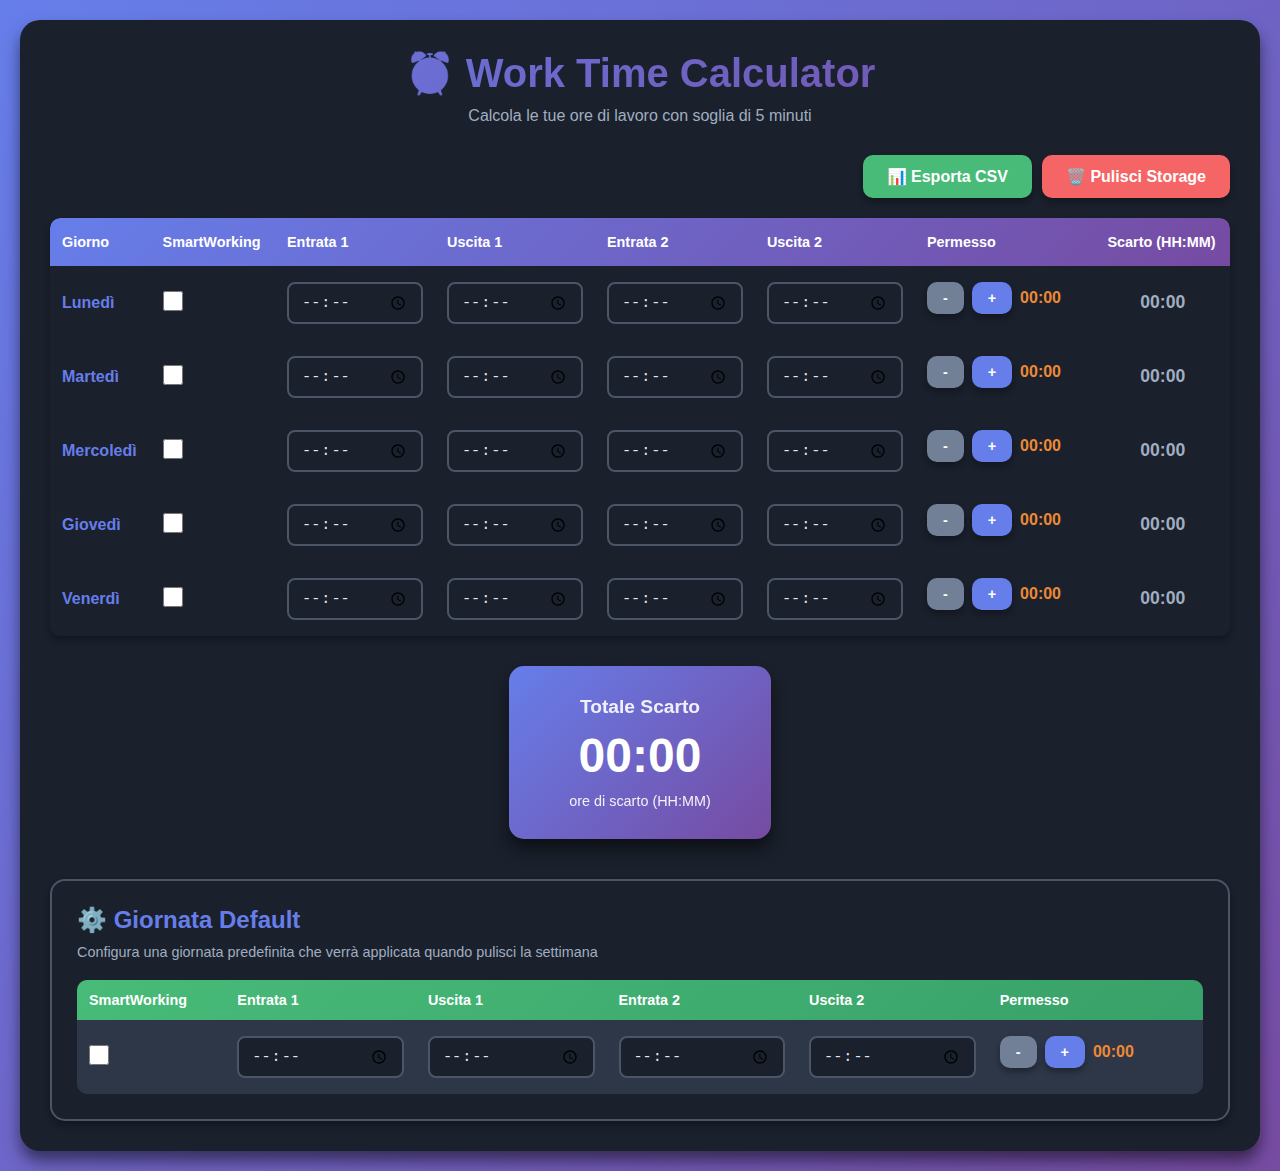
<file: index.html>
<!DOCTYPE html>
<html lang="it">
<head>
    <meta charset="UTF-8">
    <meta name="viewport" content="width=device-width, initial-scale=1.0">
    <title>Work Time Calculator</title>
    <link rel="stylesheet" href="styles.css">
</head>
<body>
    <div class="container">
        <header>
            <h1>⏰ Work Time Calculator</h1>
            <p class="subtitle">Calcola le tue ore di lavoro con soglia di 5 minuti</p>
        </header>

        <div class="controls">
            <button id="exportButton" class="btn btn-success">📊 Esporta CSV</button>
            <button id="clearButton" class="btn btn-danger">🗑️ Pulisci Storage</button>
        </div>

        <div class="table-wrapper">
            <table id="workTable">
                <thead>
                    <tr>
                        <th>Giorno</th>
                        <th>SmartWorking</th>
                        <th>Entrata 1</th>
                        <th>Uscita 1</th>
                        <th>Entrata 2</th>
                        <th>Uscita 2</th>
                        <th>Permesso</th>
                        <th>Scarto (HH:MM)</th>
                    </tr>
                </thead>
                <tbody id="workTableBody">
                    <!-- Rows will be generated by JavaScript -->
                </tbody>
            </table>
        </div>

        <div class="summary">
            <div class="summary-card">
                <h2>Totale Scarto</h2>
                <div id="totalMinutes" class="total-value">00:00</div>
                <p class="total-label">ore di scarto (HH:MM)</p>
            </div>
        </div>

        <div class="default-day-section">
            <h2>⚙️ Giornata Default</h2>
            <p class="section-subtitle">Configura una giornata predefinita che verrà applicata quando pulisci la settimana</p>
            
            <div class="default-day-wrapper">
                <table class="default-table">
                    <thead>
                        <tr>
                            <th>SmartWorking</th>
                            <th>Entrata 1</th>
                            <th>Uscita 1</th>
                            <th>Entrata 2</th>
                            <th>Uscita 2</th>
                            <th>Permesso</th>
                        </tr>
                    </thead>
                    <tbody>
                        <tr>
                            <td><input type="checkbox" id="defaultSmartworking"></td>
                            <td><input type="time" id="defaultEntry1" step="300" pattern="[0-9]{2}:[0-9]{2}"></td>
                            <td><input type="time" id="defaultExit1" step="300" pattern="[0-9]{2}:[0-9]{2}"></td>
                            <td><input type="time" id="defaultEntry2" step="300" pattern="[0-9]{2}:[0-9]{2}"></td>
                            <td><input type="time" id="defaultExit2" step="300" pattern="[0-9]{2}:[0-9]{2}"></td>
                            <td class="default-permit-cell">
                                <button class="btn btn-secondary" id="defaultRemovePermit">-</button>
                                <button class="btn btn-primary" id="defaultAddPermit">+</button>
                                <span class="permit-value" id="defaultPermitValue">00:00</span>
                            </td>
                        </tr>
                    </tbody>
                </table>
            </div>
        </div>
    </div>

    <script src="script.js"></script>
</body>
</html>
</file>
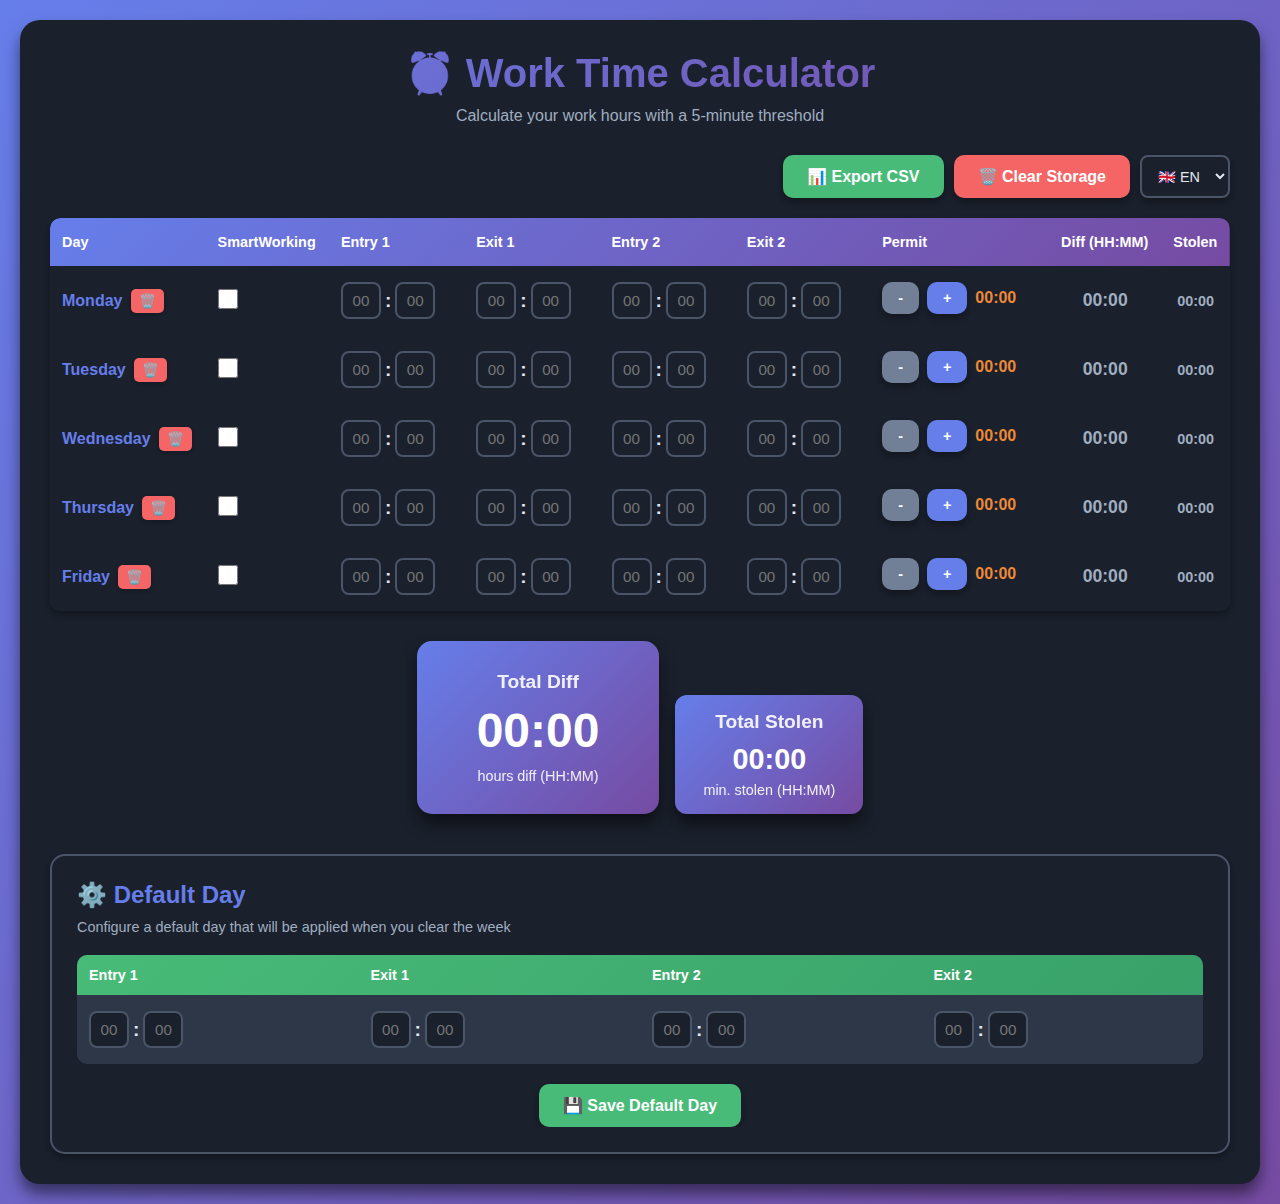
<file: docs/index.html>
<!DOCTYPE html>
<html lang="it">
<head>
    <meta charset="UTF-8">
    <meta name="viewport" content="width=device-width, initial-scale=1.0">
    <title>Work Time Calculator</title>
    <link rel="icon" type="image/png" href="icon.png">
    <link rel="stylesheet" href="styles.css">
</head>
<body>
    <div class="container">
        <header>
            <h1>⏰ Work Time Calculator</h1>
            <p class="subtitle" data-i18n="subtitle">Calcola le tue ore di lavoro con soglia di 5 minuti</p>
        </header>

        <div class="controls">
            <button id="exportButton" class="btn btn-success" data-i18n="buttons.export">📊 Esporta CSV</button>
            <button id="clearButton" class="btn btn-danger" data-i18n="buttons.clear">🗑️ Pulisci Storage</button>
            <select id="languageSelect" class="lang-select" title="Language / Lingua">
                <option value="it">🇮🇹 IT</option>
                <option value="en">🇬🇧 EN</option>
            </select>
        </div>

        <div class="table-wrapper">
            <table id="workTable">
                <thead>
                    <tr>
                        <th data-i18n="table.day">Giorno</th>
                        <th data-i18n="table.smart">SmartWorking</th>
                        <th data-i18n="table.entry1">Entrata 1</th>
                        <th data-i18n="table.exit1">Uscita 1</th>
                        <th data-i18n="table.entry2">Entrata 2</th>
                        <th data-i18n="table.exit2">Uscita 2</th>
                        <th data-i18n="table.permit">Permesso</th>
                        <th data-i18n="table.diff">Scarto (HH:MM)</th>
                        <th data-i18n="table.stolen">Rubati</th>
                    </tr>
                </thead>
                <tbody id="workTableBody">
                    <!-- Rows will be generated by JavaScript -->
                </tbody>
            </table>
        </div>

        <div class="summary">
            <div id="weekSpanCard" class="summary-card summary-card-small week-span-card" style="display:none;">
                <div id="weekSpanIcon" class="week-span-icon">✗</div>
                <p id="weekSpanLabel" class="total-label" data-i18n="weekSpan.crosses">Settimana a cavallo di due mesi.</p>
            </div>
            <div class="summary-card">
                <h2 data-i18n="summary.totalDiff">Totale Scarto</h2>
                <div id="totalMinutes" class="total-value">00:00</div>
                <p class="total-label" data-i18n="summary.diffLabel">ore di scarto (HH:MM)</p>
            </div>
            <div class="summary-card summary-card-small">
                <h2 data-i18n="summary.totalStolen">Totale Rubati</h2>
                <div id="totalRubato" class="total-value total-value-small">00:00</div>
                <p class="total-label" data-i18n="summary.stolenLabel">min. rubati (HH:MM)</p>
            </div>
        </div>

        <div class="default-day-section">
            <h2 data-i18n="defaultDay.title">⚙️ Giornata Default</h2>
            <p class="section-subtitle" data-i18n="defaultDay.subtitle">Configura una giornata predefinita che verrà applicata quando pulisci la settimana</p>
            
            <div class="default-day-wrapper">
                <table class="default-table">
                    <thead>
                        <tr>
                            <th data-i18n="table.entry1">Entrata 1</th>
                            <th data-i18n="table.exit1">Uscita 1</th>
                            <th data-i18n="table.entry2">Entrata 2</th>
                            <th data-i18n="table.exit2">Uscita 2</th>
                        </tr>
                    </thead>
                    <tbody>
                        <tr>
                            <td>
                                <div class="time-input-wrapper">
                                    <input type="number" class="hour-input" id="defaultEntry1Hour" min="0" max="24" placeholder="00">
                                    <span class="time-separator">:</span>
                                    <input type="number" class="minute-input" id="defaultEntry1Minute" min="0" max="59" placeholder="00">
                                </div>
                            </td>
                            <td>
                                <div class="time-input-wrapper">
                                    <input type="number" class="hour-input" id="defaultExit1Hour" min="0" max="24" placeholder="00">
                                    <span class="time-separator">:</span>
                                    <input type="number" class="minute-input" id="defaultExit1Minute" min="0" max="59" placeholder="00">
                                </div>
                            </td>
                            <td>
                                <div class="time-input-wrapper">
                                    <input type="number" class="hour-input" id="defaultEntry2Hour" min="0" max="24" placeholder="00">
                                    <span class="time-separator">:</span>
                                    <input type="number" class="minute-input" id="defaultEntry2Minute" min="0" max="59" placeholder="00">
                                </div>
                            </td>
                            <td>
                                <div class="time-input-wrapper">
                                    <input type="number" class="hour-input" id="defaultExit2Hour" min="0" max="24" placeholder="00">
                                    <span class="time-separator">:</span>
                                    <input type="number" class="minute-input" id="defaultExit2Minute" min="0" max="59" placeholder="00">
                                </div>
                            </td>
                        </tr>
                    </tbody>
                </table>
                <div class="default-day-actions">
                    <button id="saveDefaultButton" class="btn btn-success" data-i18n="defaultDay.save">💾 Salva Giornata Default</button>
                </div>
            </div>
        </div>
    </div>

    <script src="i18n.js"></script>
    <script src="script.js"></script>
</body>
</html>
</file>
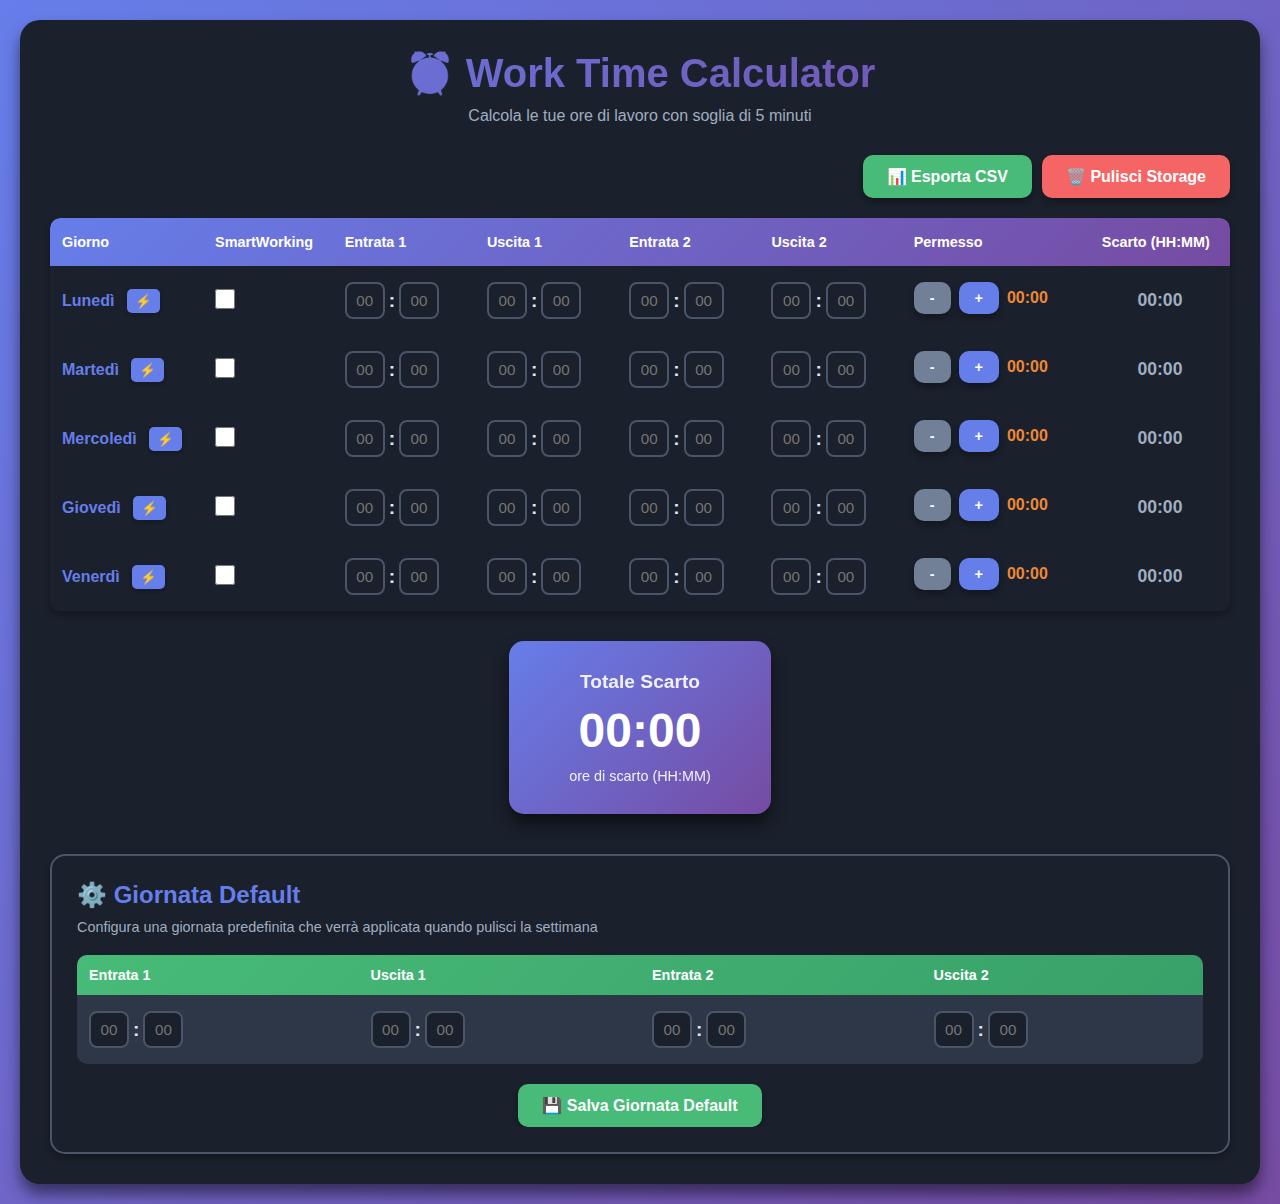
<file: page/index.html>
<!DOCTYPE html>
<html lang="it">
<head>
    <meta charset="UTF-8">
    <meta name="viewport" content="width=device-width, initial-scale=1.0">
    <title>Work Time Calculator</title>
    <link rel="icon" type="image/png" href="icon.png">
    <link rel="stylesheet" href="styles.css">
</head>
<body>
    <div class="container">
        <header>
            <h1>⏰ Work Time Calculator</h1>
            <p class="subtitle">Calcola le tue ore di lavoro con soglia di 5 minuti</p>
        </header>

        <div class="controls">
            <button id="exportButton" class="btn btn-success">📊 Esporta CSV</button>
            <button id="clearButton" class="btn btn-danger">🗑️ Pulisci Storage</button>
        </div>

        <div class="table-wrapper">
            <table id="workTable">
                <thead>
                    <tr>
                        <th>Giorno</th>
                        <th>SmartWorking</th>
                        <th>Entrata 1</th>
                        <th>Uscita 1</th>
                        <th>Entrata 2</th>
                        <th>Uscita 2</th>
                        <th>Permesso</th>
                        <th>Scarto (HH:MM)</th>
                    </tr>
                </thead>
                <tbody id="workTableBody">
                    <!-- Rows will be generated by JavaScript -->
                </tbody>
            </table>
        </div>

        <div class="summary">
            <div class="summary-card">
                <h2>Totale Scarto</h2>
                <div id="totalMinutes" class="total-value">00:00</div>
                <p class="total-label">ore di scarto (HH:MM)</p>
            </div>
        </div>

        <div class="default-day-section">
            <h2>⚙️ Giornata Default</h2>
            <p class="section-subtitle">Configura una giornata predefinita che verrà applicata quando pulisci la settimana</p>
            
            <div class="default-day-wrapper">
                <table class="default-table">
                    <thead>
                        <tr>
                            <th>Entrata 1</th>
                            <th>Uscita 1</th>
                            <th>Entrata 2</th>
                            <th>Uscita 2</th>
                        </tr>
                    </thead>
                    <tbody>
                        <tr>
                            <td>
                                <div class="time-input-wrapper">
                                    <input type="number" class="hour-input" id="defaultEntry1Hour" min="0" max="24" placeholder="00">
                                    <span class="time-separator">:</span>
                                    <input type="number" class="minute-input" id="defaultEntry1Minute" min="0" max="59" placeholder="00">
                                </div>
                            </td>
                            <td>
                                <div class="time-input-wrapper">
                                    <input type="number" class="hour-input" id="defaultExit1Hour" min="0" max="24" placeholder="00">
                                    <span class="time-separator">:</span>
                                    <input type="number" class="minute-input" id="defaultExit1Minute" min="0" max="59" placeholder="00">
                                </div>
                            </td>
                            <td>
                                <div class="time-input-wrapper">
                                    <input type="number" class="hour-input" id="defaultEntry2Hour" min="0" max="24" placeholder="00">
                                    <span class="time-separator">:</span>
                                    <input type="number" class="minute-input" id="defaultEntry2Minute" min="0" max="59" placeholder="00">
                                </div>
                            </td>
                            <td>
                                <div class="time-input-wrapper">
                                    <input type="number" class="hour-input" id="defaultExit2Hour" min="0" max="24" placeholder="00">
                                    <span class="time-separator">:</span>
                                    <input type="number" class="minute-input" id="defaultExit2Minute" min="0" max="59" placeholder="00">
                                </div>
                            </td>
                        </tr>
                    </tbody>
                </table>
                <div class="default-day-actions">
                    <button id="saveDefaultButton" class="btn btn-success">💾 Salva Giornata Default</button>
                </div>
            </div>
        </div>
    </div>

    <script src="script.js"></script>
</body>
</html>
</file>
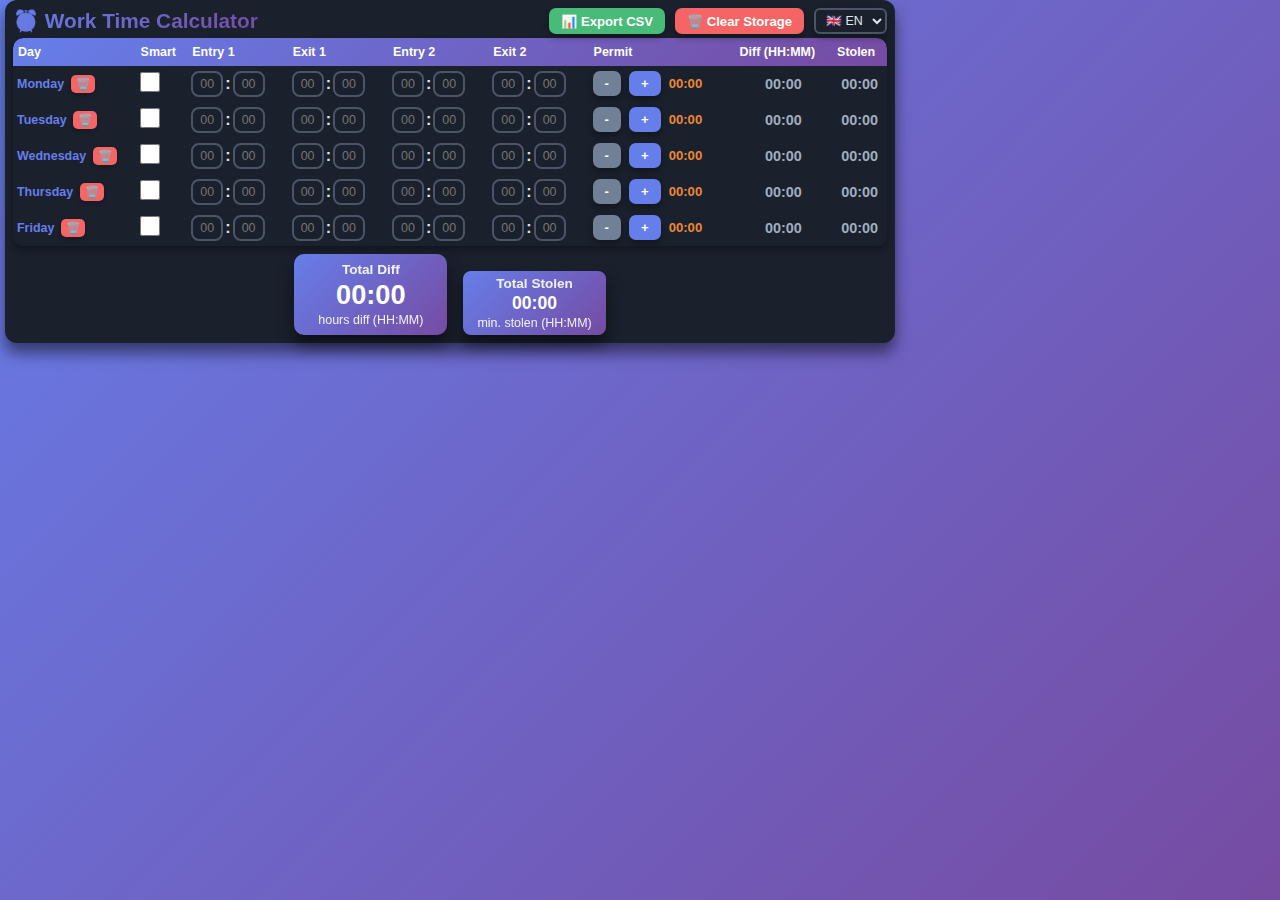
<file: popup.html>
<!DOCTYPE html>
<html lang="it">
<head>
    <meta charset="UTF-8">
    <meta name="viewport" content="width=device-width, initial-scale=1.0">
    <title>Work Time Calculator</title>
    <link rel="icon" type="image/png" href="docs/icon.png">
    <link rel="stylesheet" href="docs/styles.css">
    <style>
        /* Compact extension popup styles (fits within 800×600) */
        body {
            min-width: 700px;
            max-width: 900px;
            padding: 5px;
        }
        .container {
            max-width: 100%;
            padding: 8px;
            border-radius: 12px;
            margin-top: -5px;
            margin-bottom: -10px;
        }
        header {
            display: flex;
            align-items: center;
            justify-content: space-between;
            margin-bottom: 4px;
        }
        h1 {
            font-size: 1.3rem;
            margin-bottom: 0;
        }
        .subtitle {
            display: none;
        }
        .controls {
            margin-bottom: 0;
            flex-shrink: 0;
        }
        .btn {
            padding: 5px 12px;
            font-size: 0.82rem;
            border-radius: 7px;
        }
        .btn-autofill, .btn-clearday {
            padding: 2px 5px;
            font-size: 0.72rem;
            margin-left: 3px;
        }
        .table-wrapper {
            margin-bottom: 5px;
        }
        th {
            padding: 7px 5px;
            font-size: 0.78rem;
        }
        td {
            padding: 5px 4px;
        }
        .day-cell {
            min-width: 60px;
            font-size: 0.78rem;
        }
        .hour-input, .minute-input {
            padding: 4px 2px;
            width: 32px;
            font-size: 0.78rem;
        }
        .time-input-wrapper {
            min-width: 80px;
            gap: 2px;
        }
        .time-separator {
            font-size: 1rem;
        }
        .permit-value {
            min-width: 44px;
            font-size: 0.82rem;
        }
        .diff-cell {
            font-size: 0.9rem;
        }
        .summary {
            margin-top: 8px;
        }
        .summary-card {
            padding: 8px 24px;
            border-radius: 10px;
        }
        .summary-card-small {
            padding: 5px 14px;
            border-radius: 8px;
        }
        .summary-card h2 {
            font-size: 0.85rem;
            margin-bottom: 2px;
        }
        .total-value {
            font-size: 1.7rem;
            margin: 2px 0;
        }
        .total-value-small {
            font-size: 1.1rem;
            margin: 2px 0;
        }
        .total-label {
            font-size: 0.78rem;
        }
        .default-day-section {
            margin-top: 8px;
            padding: 8px 10px;
            border-radius: 10px;
        }
        .default-day-section h2 {
            font-size: 1rem;
            margin-bottom: 4px;
        }
        .section-subtitle {
            display: none;
        }
        .default-table th {
            padding: 6px 8px;
            font-size: 0.78rem;
        }
        .default-table td {
            padding: 6px 8px;
        }
        .default-day-actions {
            margin-top: 6px;
        }
        .lang-select {
            padding: 3px 6px;
            font-size: 0.78rem;
            border-radius: 6px;
        }
    </style>
</head>
<body>
    <div class="container">
        <header>
            <h1>⏰ Work Time Calculator</h1>
            <div class="controls">
                <button id="exportButton" class="btn btn-success" data-i18n="buttons.export">📊 Esporta CSV</button>
                <button id="clearButton" class="btn btn-danger" data-i18n="buttons.clear">🗑️ Pulisci Storage</button>
                <select id="languageSelect" class="lang-select" title="Language / Lingua">
                    <option value="it">🇮🇹 IT</option>
                    <option value="en">🇬🇧 EN</option>
                </select>
            </div>
        </header>


        <div class="table-wrapper">
            <table id="workTable">
                <thead>
                    <tr>
                        <th data-i18n="table.day">Giorno</th>
                        <th data-i18n="table.smartShort">Smart</th>
                        <th data-i18n="table.entry1">Entrata 1</th>
                        <th data-i18n="table.exit1">Uscita 1</th>
                        <th data-i18n="table.entry2">Entrata 2</th>
                        <th data-i18n="table.exit2">Uscita 2</th>
                        <th data-i18n="table.permit">Permesso</th>
                        <th data-i18n="table.diff">Scarto (HH:MM)</th>
                        <th data-i18n="table.stolen">Rubati</th>
                    </tr>
                </thead>
                <tbody id="workTableBody">
                    <!-- Rows will be generated by JavaScript -->
                </tbody>
            </table>
        </div>

        <div class="summary">
            <div id="weekSpanCard" class="summary-card summary-card-small week-span-card" style="display:none;">
                <div id="weekSpanIcon" class="week-span-icon">✗</div>
                <p id="weekSpanLabel" class="total-label" data-i18n="weekSpan.crosses">Settimana a cavallo di due mesi.</p>
            </div>
            <div class="summary-card">
                <h2 data-i18n="summary.totalDiff">Totale Scarto</h2>
                <div id="totalMinutes" class="total-value">00:00</div>
                <p class="total-label" data-i18n="summary.diffLabel">ore di scarto (HH:MM)</p>
            </div>
            <div class="summary-card summary-card-small">
                <h2 data-i18n="summary.totalStolen">Totale Rubati</h2>
                <div id="totalRubato" class="total-value total-value-small">00:00</div>
                <p class="total-label" data-i18n="summary.stolenLabel">min. rubati (HH:MM)</p>
            </div>
        </div>
    </div>

    <script src="docs/i18n.js"></script>
    <script src="docs/script.js"></script>
</body>
</html>
</file>
<file: styles.css>
* {
    margin: 0;
    padding: 0;
    box-sizing: border-box;
}

:root {
    --primary-color: #667eea;
    --secondary-color: #764ba2;
    --success-color: #48bb78;
    --danger-color: #f56565;
    --warning-color: #ed8936;
    --bg-color: #2d3748;
    --card-bg: #1a202c;
    --text-color: #e2e8f0;
    --text-secondary: #a0aec0;
    --border-color: #4a5568;
    --shadow: 0 4px 6px rgba(0, 0, 0, 0.3);
    --shadow-lg: 0 10px 15px rgba(0, 0, 0, 0.5);
}

body {
    font-family: 'Segoe UI', Tahoma, Geneva, Verdana, sans-serif;
    background: linear-gradient(135deg, var(--primary-color) 0%, var(--secondary-color) 100%);
    min-height: 100vh;
    padding: 20px;
    color: var(--text-color);
}

.container {
    max-width: 1400px;
    margin: 0 auto;
    background: var(--card-bg);
    border-radius: 20px;
    box-shadow: var(--shadow-lg);
    padding: 30px;
}

header {
    text-align: center;
    margin-bottom: 30px;
}

h1 {
    font-size: 2.5rem;
    background: linear-gradient(135deg, var(--primary-color), var(--secondary-color));
    -webkit-background-clip: text;
    -webkit-text-fill-color: transparent;
    background-clip: text;
    margin-bottom: 10px;
}

.subtitle {
    color: var(--text-secondary);
    font-size: 1rem;
}

.controls {
    display: flex;
    justify-content: flex-end;
    margin-bottom: 20px;
    gap: 10px;
}

.btn {
    padding: 12px 24px;
    border: none;
    border-radius: 10px;
    font-size: 1rem;
    font-weight: 600;
    cursor: pointer;
    transition: all 0.3s ease;
    box-shadow: var(--shadow);
}

.btn:hover {
    transform: translateY(-2px);
    box-shadow: var(--shadow-lg);
}

.btn-danger {
    background: var(--danger-color);
    color: white;
}

.btn-danger:hover {
    background: #e53e3e;
}

.btn-success {
    background: var(--success-color);
    color: white;
}

.btn-success:hover {
    background: #38a169;
}

.btn-primary {
    background: var(--primary-color);
    color: white;
    padding: 8px 16px;
    font-size: 0.9rem;
}

.btn-primary:hover {
    background: #5a67d8;
}

/* Blinking animation for permit button */
.btn-primary.blink {
    animation: blink-animation 1s ease-in-out infinite;
}

@keyframes blink-animation {
    0%, 100% {
        opacity: 1;
        box-shadow: var(--shadow);
    }
    50% {
        opacity: 0.4;
        box-shadow: 0 0 10px rgba(102, 126, 234, 0.8);
    }
}

.btn-secondary {
    background: #718096;
    color: white;
    padding: 8px 16px;
    font-size: 0.9rem;
}

.btn-secondary:hover {
    background: #4a5568;
}

.table-wrapper {
    overflow-x: auto;
    margin-bottom: 30px;
    border-radius: 10px;
    box-shadow: var(--shadow);
}

table {
    width: 100%;
    border-collapse: separate;
    border-spacing: 0;
    background: var(--card-bg);
}

thead {
    background: linear-gradient(135deg, var(--primary-color), var(--secondary-color));
    color: white;
}

th {
    padding: 16px 12px;
    text-align: left;
    font-weight: 600;
    font-size: 0.9rem;
    white-space: nowrap;
}

th:first-child {
    border-top-left-radius: 10px;
}

th:last-child {
    border-top-right-radius: 10px;
}

tbody tr {
    border-bottom: 1px solid var(--border-color);
    transition: background 0.2s ease;
}

tbody tr:hover {
    background: #2d3748;
}

tbody tr:last-child td:first-child {
    border-bottom-left-radius: 10px;
}

tbody tr:last-child td:last-child {
    border-bottom-right-radius: 10px;
}

td {
    padding: 16px 12px;
}

.day-cell {
    font-weight: 600;
    color: var(--primary-color);
    min-width: 80px;
}

input[type="checkbox"] {
    width: 20px;
    height: 20px;
    cursor: pointer;
    accent-color: var(--success-color);
}

input[type="time"] {
    padding: 8px 12px;
    border: 2px solid var(--border-color);
    border-radius: 8px;
    font-size: 0.95rem;
    width: 100%;
    min-width: 110px;
    transition: border-color 0.3s ease;
    background: var(--card-bg);
    color: var(--text-color);
}

/* Force 24-hour format for time inputs */
input[type="time"]::-webkit-datetime-edit-ampm-field {
    display: none;
}

input[type="time"] {
    /* Ensure pattern attribute forces 24h format */
    -webkit-appearance: textfield;
}

input[type="time"]:focus {
    outline: none;
    border-color: var(--primary-color);
    box-shadow: 0 0 0 3px rgba(102, 126, 234, 0.2);
}

input[type="time"]:disabled {
    background: #2d3748;
    cursor: not-allowed;
}

.permit-cell {
    display: flex;
    align-items: center;
    gap: 8px;
}

.exit2-cell {
    position: relative;
}

.exit2-tooltip {
    position: absolute;
    top: -30px;
    left: 50%;
    transform: translateX(-50%);
    background: linear-gradient(135deg, var(--primary-color), var(--secondary-color));
    color: white;
    padding: 4px 10px;
    border-radius: 6px;
    font-size: 0.85rem;
    font-weight: 600;
    white-space: nowrap;
    opacity: 0;
    visibility: hidden;
    transition: all 0.3s ease;
    pointer-events: none;
    box-shadow: var(--shadow);
    z-index: 10;
}

.exit2-tooltip::after {
    content: '';
    position: absolute;
    bottom: -6px;
    left: 50%;
    transform: translateX(-50%);
    width: 0;
    height: 0;
    border-left: 6px solid transparent;
    border-right: 6px solid transparent;
    border-top: 6px solid var(--secondary-color);
}

.exit2-tooltip.visible {
    opacity: 1;
    visibility: visible;
}

.permit-value {
    font-weight: 600;
    color: var(--warning-color);
    min-width: 60px;
}

.diff-cell {
    font-weight: 700;
    font-size: 1.1rem;
    text-align: center;
}

.diff-positive {
    color: var(--success-color);
}

.diff-negative {
    color: var(--danger-color);
}

.diff-neutral {
    color: var(--text-secondary);
}

.summary {
    display: flex;
    justify-content: center;
    margin-top: 30px;
}

.summary-card {
    background: linear-gradient(135deg, var(--primary-color), var(--secondary-color));
    padding: 30px 60px;
    border-radius: 15px;
    text-align: center;
    color: white;
    box-shadow: var(--shadow-lg);
}

.summary-card h2 {
    font-size: 1.2rem;
    margin-bottom: 10px;
    opacity: 0.9;
}

.total-value {
    font-size: 3rem;
    font-weight: 700;
    margin: 10px 0;
}

.total-label {
    font-size: 0.9rem;
    opacity: 0.9;
}

/* Mobile Responsive */
@media (max-width: 768px) {
    body {
        padding: 10px;
    }

    .container {
        padding: 20px 15px;
        border-radius: 15px;
    }

    h1 {
        font-size: 1.8rem;
    }

    .subtitle {
        font-size: 0.9rem;
    }

    .controls {
        justify-content: center;
    }

    .btn {
        padding: 10px 20px;
        font-size: 0.9rem;
    }

    table {
        font-size: 0.85rem;
    }

    th, td {
        padding: 10px 6px;
    }

    input[type="time"] {
        padding: 6px 8px;
        font-size: 0.85rem;
        min-width: 90px;
    }

    .day-cell {
        min-width: 60px;
        font-size: 0.8rem;
    }

    .permit-cell {
        flex-direction: column;
        gap: 4px;
    }

    .btn-primary {
        padding: 6px 12px;
        font-size: 0.8rem;
    }

    .diff-cell {
        font-size: 0.95rem;
    }

    .summary-card {
        padding: 20px 40px;
    }

    .total-value {
        font-size: 2.5rem;
    }
}

@media (max-width: 480px) {
    h1 {
        font-size: 1.5rem;
    }

    table {
        font-size: 0.75rem;
    }

    th, td {
        padding: 8px 4px;
    }

    input[type="time"] {
        min-width: 80px;
        font-size: 0.75rem;
    }

    .summary-card {
        padding: 15px 30px;
    }

    .total-value {
        font-size: 2rem;
    }
}

/* Default Day Section */
.default-day-section {
    margin-top: 40px;
    padding: 25px;
    background: var(--card-bg);
    border-radius: 15px;
    box-shadow: var(--shadow);
    border: 2px solid var(--border-color);
}

.default-day-section h2 {
    font-size: 1.5rem;
    color: var(--primary-color);
    margin-bottom: 10px;
}

.section-subtitle {
    color: var(--text-secondary);
    font-size: 0.9rem;
    margin-bottom: 20px;
}

.default-day-wrapper {
    overflow-x: auto;
}

.default-table {
    width: 100%;
    border-collapse: separate;
    border-spacing: 0;
    background: var(--bg-color);
    border-radius: 10px;
}

.default-table thead {
    background: linear-gradient(135deg, #48bb78, #38a169);
    color: white;
}

.default-table th {
    padding: 12px;
    text-align: left;
    font-weight: 600;
    font-size: 0.9rem;
}

.default-table th:first-child {
    border-top-left-radius: 10px;
}

.default-table th:last-child {
    border-top-right-radius: 10px;
}

.default-table td {
    padding: 16px 12px;
}

.default-permit-cell {
    display: flex;
    align-items: center;
    gap: 8px;
}

@media (max-width: 768px) {
    .default-day-section {
        padding: 20px 15px;
        margin-top: 30px;
    }
    
    .default-day-section h2 {
        font-size: 1.3rem;
    }
    
    .section-subtitle {
        font-size: 0.85rem;
    }
}

@media (max-width: 480px) {
    .default-day-section h2 {
        font-size: 1.2rem;
    }
    
    .default-table {
        font-size: 0.75rem;
    }
    
    .default-table th,
    .default-table td {
        padding: 8px 4px;
    }
}
</file>
<file: docs/styles.css>
* {
    margin: 0;
    padding: 0;
    box-sizing: border-box;
}

:root {
    --primary-color: #667eea;
    --secondary-color: #764ba2;
    --success-color: #48bb78;
    --danger-color: #f56565;
    --warning-color: #ed8936;
    --bg-color: #2d3748;
    --card-bg: #1a202c;
    --text-color: #e2e8f0;
    --text-secondary: #a0aec0;
    --border-color: #4a5568;
    --shadow: 0 4px 6px rgba(0, 0, 0, 0.3);
    --shadow-lg: 0 10px 15px rgba(0, 0, 0, 0.5);
}

body {
    font-family: 'Segoe UI', Tahoma, Geneva, Verdana, sans-serif;
    background: linear-gradient(135deg, var(--primary-color) 0%, var(--secondary-color) 100%);
    min-height: 100vh;
    padding: 20px;
    color: var(--text-color);
}

.container {
    max-width: 1400px;
    margin: 0 auto;
    background: var(--card-bg);
    border-radius: 20px;
    box-shadow: var(--shadow-lg);
    padding: 30px;
}

header {
    text-align: center;
    margin-bottom: 30px;
}

h1 {
    font-size: 2.5rem;
    background: linear-gradient(135deg, var(--primary-color), var(--secondary-color));
    -webkit-background-clip: text;
    -webkit-text-fill-color: transparent;
    background-clip: text;
    margin-bottom: 10px;
}

.subtitle {
    color: var(--text-secondary);
    font-size: 1rem;
}

.controls {
    display: flex;
    justify-content: flex-end;
    margin-bottom: 20px;
    gap: 10px;
}

.btn {
    padding: 12px 24px;
    border: none;
    border-radius: 10px;
    font-size: 1rem;
    font-weight: 600;
    cursor: pointer;
    transition: all 0.3s ease;
    box-shadow: var(--shadow);
}

.btn:hover {
    transform: translateY(-2px);
    box-shadow: var(--shadow-lg);
}

.btn-danger {
    background: var(--danger-color);
    color: white;
}

.btn-danger:hover {
    background: #e53e3e;
}

.btn-success {
    background: var(--success-color);
    color: white;
}

.btn-success:hover {
    background: #38a169;
}

.btn-primary {
    background: var(--primary-color);
    color: white;
    padding: 8px 16px;
    font-size: 0.9rem;
}

.btn-primary:hover {
    background: #5a67d8;
}

/* Blinking animation for permit button */
.btn-primary.blink {
    animation: blink-animation 1s ease-in-out infinite;
}

@keyframes blink-animation {
    0%, 100% {
        opacity: 1;
        box-shadow: var(--shadow);
    }
    50% {
        opacity: 0.4;
        box-shadow: 0 0 10px rgba(102, 126, 234, 0.8);
    }
}

/* Blinking red animation for exit2 separator when entry2 is set but exit2 is not */
.exit2-separator-blink {
    animation: blink-red 1s ease-in-out infinite;
    color: var(--danger-color) !important;
}

@keyframes blink-red {
    0%, 100% {
        opacity: 1;
        color: var(--danger-color);
    }
    50% {
        opacity: 0.2;
        color: var(--danger-color);
    }
}

.btn-secondary {
    background: #718096;
    color: white;
    padding: 8px 16px;
    font-size: 0.9rem;
}

.btn-secondary:hover {
    background: #4a5568;
}

.table-wrapper {
    overflow-x: auto;
    margin-bottom: 30px;
    border-radius: 10px;
    box-shadow: var(--shadow);
}

table {
    width: 100%;
    border-collapse: separate;
    border-spacing: 0;
    background: var(--card-bg);
}

thead {
    background: linear-gradient(135deg, var(--primary-color), var(--secondary-color));
    color: white;
}

th {
    padding: 16px 12px;
    text-align: left;
    font-weight: 600;
    font-size: 0.9rem;
    white-space: nowrap;
}

th:first-child {
    border-top-left-radius: 10px;
}

th:last-child {
    border-top-right-radius: 10px;
}

tbody tr {
    border-bottom: 1px solid var(--border-color);
    transition: background 0.2s ease;
}

tbody tr:hover {
    background: #2d3748;
}

tbody tr:last-child td:first-child {
    border-bottom-left-radius: 10px;
}

tbody tr:last-child td:last-child {
    border-bottom-right-radius: 10px;
}

td {
    padding: 16px 12px;
}

.day-cell {
    font-weight: 600;
    color: var(--primary-color);
    min-width: 80px;
}

.btn-autofill {
    margin-left: 8px;
    padding: 4px 8px;
    border: none;
    border-radius: 5px;
    background: var(--primary-color);
    color: white;
    font-size: 0.85rem;
    cursor: pointer;
    transition: all 0.2s ease;
    box-shadow: 0 2px 4px rgba(0, 0, 0, 0.2);
}

.btn-autofill:hover {
    background: var(--secondary-color);
    transform: translateY(-1px);
    box-shadow: 0 4px 6px rgba(0, 0, 0, 0.3);
}

.btn-autofill:active {
    transform: translateY(0);
}

.btn-clearday {
    margin-left: 4px;
    padding: 4px 8px;
    border: none;
    border-radius: 5px;
    background: var(--danger-color);
    color: white;
    font-size: 0.85rem;
    cursor: pointer;
    transition: all 0.2s ease;
    box-shadow: 0 2px 4px rgba(0, 0, 0, 0.2);
}

.btn-clearday:hover {
    background: #e53e3e;
    transform: translateY(-1px);
    box-shadow: 0 4px 6px rgba(0, 0, 0, 0.3);
}

.btn-clearday:active {
    transform: translateY(0);
}

input[type="checkbox"] {
    width: 20px;
    height: 20px;
    cursor: pointer;
    accent-color: var(--success-color);
}

/* Time input wrapper and components */
.time-input-wrapper {
    display: flex;
    align-items: center;
    gap: 4px;
    min-width: 110px;
}

.hour-input,
.minute-input {
    padding: 8px 6px;
    border: 2px solid var(--border-color);
    border-radius: 8px;
    font-size: 0.95rem;
    width: 40px;
    transition: border-color 0.3s ease;
    background: var(--card-bg);
    color: var(--text-color);
    text-align: center;
}

.hour-input:focus,
.minute-input:focus {
    outline: none;
    border-color: var(--primary-color);
    box-shadow: 0 0 0 3px rgba(102, 126, 234, 0.2);
}

.hour-input.invalid-time,
.minute-input.invalid-time {
    border-color: var(--danger-color);
    box-shadow: 0 0 0 3px rgba(245, 101, 101, 0.3);
}

.hour-input:disabled,
.minute-input:disabled {
    background: #2d3748;
    cursor: not-allowed;
}

.time-separator {
    font-size: 1.2rem;
    font-weight: bold;
    color: var(--text-color);
    user-select: none;
}

/* Remove number input spinners */
input[type="number"]::-webkit-inner-spin-button,
input[type="number"]::-webkit-outer-spin-button {
    -webkit-appearance: none;
    margin: 0;
}

input[type="number"] {
    -moz-appearance: textfield;
}

input[type="time"] {
    padding: 8px 12px;
    border: 2px solid var(--border-color);
    border-radius: 8px;
    font-size: 0.95rem;
    width: 100%;
    min-width: 110px;
    transition: border-color 0.3s ease;
    background: var(--card-bg);
    color: var(--text-color);
}

/* Force 24-hour format for time inputs */
input[type="time"]::-webkit-datetime-edit-ampm-field {
    display: none;
}

/* Remove native time picker styling */
input[type="time"] {
    -webkit-appearance: textfield;
}

input[type="time"]:focus {
    outline: none;
    border-color: var(--primary-color);
    box-shadow: 0 0 0 3px rgba(102, 126, 234, 0.2);
}

input[type="time"]:disabled {
    background: #2d3748;
    cursor: not-allowed;
}

.permit-cell {
    display: flex;
    align-items: center;
    gap: 8px;
}

.exit2-cell {
    position: relative;
}

.exit2-tooltip {
    position: absolute;
    top: -30px;
    left: 50%;
    transform: translateX(-50%);
    background: linear-gradient(135deg, var(--primary-color), var(--secondary-color));
    color: white;
    padding: 4px 10px;
    border-radius: 6px;
    font-size: 0.85rem;
    font-weight: 600;
    white-space: nowrap;
    opacity: 0;
    visibility: hidden;
    transition: all 0.3s ease;
    pointer-events: none;
    box-shadow: var(--shadow);
    z-index: 10;
}

.exit2-tooltip::after {
    content: '';
    position: absolute;
    bottom: -6px;
    left: 50%;
    transform: translateX(-50%);
    width: 0;
    height: 0;
    border-left: 6px solid transparent;
    border-right: 6px solid transparent;
    border-top: 6px solid var(--secondary-color);
}

.exit2-tooltip.visible {
    opacity: 1;
    visibility: visible;
}

.permit-value {
    font-weight: 600;
    color: var(--warning-color);
    min-width: 60px;
}

.diff-cell {
    font-weight: 700;
    font-size: 1.1rem;
    text-align: center;
}

.diff-positive {
    color: var(--success-color);
}

.diff-negative {
    color: var(--danger-color);
}

.diff-neutral {
    color: var(--text-secondary);
}

/* Lunch break warning */
.lunch-warning-row {
    background: rgba(237, 137, 54, 0.1) !important;
}

.lunch-warning {
    padding: 8px 12px;
    background: var(--warning-color);
    color: white;
    border-radius: 6px;
    font-size: 0.85rem;
    font-weight: 600;
    text-align: center;
    margin: 4px 0;
}

.summary {
    display: flex;
    justify-content: center;
    align-items: flex-end;
    gap: 16px;
    margin-top: 30px;
}

.summary-card {
    background: linear-gradient(135deg, var(--primary-color), var(--secondary-color));
    padding: 30px 60px;
    border-radius: 15px;
    text-align: center;
    color: white;
    box-shadow: var(--shadow-lg);
}

.summary-card-small {
    padding: 16px 28px;
    border-radius: 12px;
}

.summary-card h2 {
    font-size: 1.2rem;
    margin-bottom: 10px;
    opacity: 0.9;
}

.total-value {
    font-size: 3rem;
    font-weight: 700;
    margin: 10px 0;
}

.total-value-small {
    font-size: 1.8rem;
    margin: 6px 0;
}

.total-label {
    font-size: 0.9rem;
    opacity: 0.9;
}

.rubato-cell {
    font-weight: 600;
    font-size: 0.9rem;
    text-align: center;
    color: var(--text-secondary);
}

.week-span-card {
    display: flex;
    flex-direction: column;
    align-items: center;
    justify-content: center;
}

.week-span-icon {
    font-size: 1.8rem;
    font-weight: 700;
    margin: 6px 0;
}

/* Mobile Responsive */
@media (max-width: 768px) {
    body {
        padding: 10px;
    }

    .container {
        padding: 20px 15px;
        border-radius: 15px;
    }

    h1 {
        font-size: 1.8rem;
    }

    .subtitle {
        font-size: 0.9rem;
    }

    .controls {
        justify-content: center;
    }

    .btn {
        padding: 10px 20px;
        font-size: 0.9rem;
    }

    table {
        font-size: 0.85rem;
    }

    th, td {
        padding: 10px 6px;
    }

    input[type="time"] {
        padding: 6px 8px;
        font-size: 0.85rem;
        min-width: 90px;
    }

    .day-cell {
        min-width: 60px;
        font-size: 0.8rem;
    }

    .permit-cell {
        flex-direction: column;
        gap: 4px;
    }

    .btn-primary {
        padding: 6px 12px;
        font-size: 0.8rem;
    }

    .diff-cell {
        font-size: 0.95rem;
    }

    .summary-card {
        padding: 20px 40px;
    }

    .total-value {
        font-size: 2.5rem;
    }
}

@media (max-width: 480px) {
    h1 {
        font-size: 1.5rem;
    }

    table {
        font-size: 0.75rem;
    }

    th, td {
        padding: 8px 4px;
    }

    input[type="time"] {
        min-width: 80px;
        font-size: 0.75rem;
    }

    .summary-card {
        padding: 15px 30px;
    }

    .total-value {
        font-size: 2rem;
    }
}

/* Language Selector */
.lang-select {
    padding: 8px 12px;
    border: 2px solid var(--border-color);
    border-radius: 8px;
    background: var(--card-bg);
    color: var(--text-color);
    font-size: 0.9rem;
    cursor: pointer;
    transition: border-color 0.3s ease;
    box-shadow: var(--shadow);
}

.lang-select:hover {
    border-color: var(--primary-color);
}

.lang-select:focus {
    outline: none;
    border-color: var(--primary-color);
    box-shadow: 0 0 0 3px rgba(102, 126, 234, 0.2);
}

/* Import Section */
.import-section {
    margin-top: 40px;
    padding: 25px;
    background: var(--card-bg);
    border-radius: 15px;
    box-shadow: var(--shadow);
    border: 2px solid var(--border-color);
}

.import-section h2 {
    font-size: 1.5rem;
    color: var(--primary-color);
    margin-bottom: 10px;
}

#importTextarea {
    width: 100%;
    min-height: 120px;
    padding: 12px;
    border: 2px solid var(--border-color);
    border-radius: 8px;
    font-size: 0.9rem;
    font-family: monospace;
    background: var(--bg-color);
    color: var(--text-color);
    resize: vertical;
    margin-bottom: 15px;
    transition: border-color 0.3s ease;
}

#importTextarea:focus {
    outline: none;
    border-color: var(--primary-color);
    box-shadow: 0 0 0 3px rgba(102, 126, 234, 0.2);
}

.import-actions {
    display: flex;
    justify-content: center;
}

@media (max-width: 768px) {
    .import-section {
        padding: 20px 15px;
        margin-top: 30px;
    }

    .import-section h2 {
        font-size: 1.3rem;
    }
}

/* Default Day Section */
.default-day-section {
    margin-top: 40px;
    padding: 25px;
    background: var(--card-bg);
    border-radius: 15px;
    box-shadow: var(--shadow);
    border: 2px solid var(--border-color);
}

.default-day-section h2 {
    font-size: 1.5rem;
    color: var(--primary-color);
    margin-bottom: 10px;
}

.section-subtitle {
    color: var(--text-secondary);
    font-size: 0.9rem;
    margin-bottom: 20px;
}

.default-day-wrapper {
    overflow-x: auto;
}

.default-day-actions {
    margin-top: 20px;
    display: flex;
    justify-content: center;
}

.btn-success.saved {
    background: var(--success-color);
    opacity: 0.8;
}

.default-table {
    width: 100%;
    border-collapse: separate;
    border-spacing: 0;
    background: var(--bg-color);
    border-radius: 10px;
}

.default-table thead {
    background: linear-gradient(135deg, #48bb78, #38a169);
    color: white;
}

.default-table th {
    padding: 12px;
    text-align: left;
    font-weight: 600;
    font-size: 0.9rem;
}

.default-table th:first-child {
    border-top-left-radius: 10px;
}

.default-table th:last-child {
    border-top-right-radius: 10px;
}

.default-table td {
    padding: 16px 12px;
}

.default-permit-cell {
    display: flex;
    align-items: center;
    gap: 8px;
}

@media (max-width: 768px) {
    .default-day-section {
        padding: 20px 15px;
        margin-top: 30px;
    }
    
    .default-day-section h2 {
        font-size: 1.3rem;
    }
    
    .section-subtitle {
        font-size: 0.85rem;
    }
}

@media (max-width: 480px) {
    .default-day-section h2 {
        font-size: 1.2rem;
    }
    
    .default-table {
        font-size: 0.75rem;
    }
    
    .default-table th,
    .default-table td {
        padding: 8px 4px;
    }
}
</file>
<file: page/styles.css>
* {
    margin: 0;
    padding: 0;
    box-sizing: border-box;
}

:root {
    --primary-color: #667eea;
    --secondary-color: #764ba2;
    --success-color: #48bb78;
    --danger-color: #f56565;
    --warning-color: #ed8936;
    --bg-color: #2d3748;
    --card-bg: #1a202c;
    --text-color: #e2e8f0;
    --text-secondary: #a0aec0;
    --border-color: #4a5568;
    --shadow: 0 4px 6px rgba(0, 0, 0, 0.3);
    --shadow-lg: 0 10px 15px rgba(0, 0, 0, 0.5);
}

body {
    font-family: 'Segoe UI', Tahoma, Geneva, Verdana, sans-serif;
    background: linear-gradient(135deg, var(--primary-color) 0%, var(--secondary-color) 100%);
    min-height: 100vh;
    padding: 20px;
    color: var(--text-color);
}

.container {
    max-width: 1400px;
    margin: 0 auto;
    background: var(--card-bg);
    border-radius: 20px;
    box-shadow: var(--shadow-lg);
    padding: 30px;
}

header {
    text-align: center;
    margin-bottom: 30px;
}

h1 {
    font-size: 2.5rem;
    background: linear-gradient(135deg, var(--primary-color), var(--secondary-color));
    -webkit-background-clip: text;
    -webkit-text-fill-color: transparent;
    background-clip: text;
    margin-bottom: 10px;
}

.subtitle {
    color: var(--text-secondary);
    font-size: 1rem;
}

.controls {
    display: flex;
    justify-content: flex-end;
    margin-bottom: 20px;
    gap: 10px;
}

.btn {
    padding: 12px 24px;
    border: none;
    border-radius: 10px;
    font-size: 1rem;
    font-weight: 600;
    cursor: pointer;
    transition: all 0.3s ease;
    box-shadow: var(--shadow);
}

.btn:hover {
    transform: translateY(-2px);
    box-shadow: var(--shadow-lg);
}

.btn-danger {
    background: var(--danger-color);
    color: white;
}

.btn-danger:hover {
    background: #e53e3e;
}

.btn-success {
    background: var(--success-color);
    color: white;
}

.btn-success:hover {
    background: #38a169;
}

.btn-primary {
    background: var(--primary-color);
    color: white;
    padding: 8px 16px;
    font-size: 0.9rem;
}

.btn-primary:hover {
    background: #5a67d8;
}

/* Blinking animation for permit button */
.btn-primary.blink {
    animation: blink-animation 1s ease-in-out infinite;
}

@keyframes blink-animation {
    0%, 100% {
        opacity: 1;
        box-shadow: var(--shadow);
    }
    50% {
        opacity: 0.4;
        box-shadow: 0 0 10px rgba(102, 126, 234, 0.8);
    }
}

.btn-secondary {
    background: #718096;
    color: white;
    padding: 8px 16px;
    font-size: 0.9rem;
}

.btn-secondary:hover {
    background: #4a5568;
}

.table-wrapper {
    overflow-x: auto;
    margin-bottom: 30px;
    border-radius: 10px;
    box-shadow: var(--shadow);
}

table {
    width: 100%;
    border-collapse: separate;
    border-spacing: 0;
    background: var(--card-bg);
}

thead {
    background: linear-gradient(135deg, var(--primary-color), var(--secondary-color));
    color: white;
}

th {
    padding: 16px 12px;
    text-align: left;
    font-weight: 600;
    font-size: 0.9rem;
    white-space: nowrap;
}

th:first-child {
    border-top-left-radius: 10px;
}

th:last-child {
    border-top-right-radius: 10px;
}

tbody tr {
    border-bottom: 1px solid var(--border-color);
    transition: background 0.2s ease;
}

tbody tr:hover {
    background: #2d3748;
}

tbody tr:last-child td:first-child {
    border-bottom-left-radius: 10px;
}

tbody tr:last-child td:last-child {
    border-bottom-right-radius: 10px;
}

td {
    padding: 16px 12px;
}

.day-cell {
    font-weight: 600;
    color: var(--primary-color);
    min-width: 80px;
}

.btn-autofill {
    margin-left: 8px;
    padding: 4px 8px;
    border: none;
    border-radius: 5px;
    background: var(--primary-color);
    color: white;
    font-size: 0.85rem;
    cursor: pointer;
    transition: all 0.2s ease;
    box-shadow: 0 2px 4px rgba(0, 0, 0, 0.2);
}

.btn-autofill:hover {
    background: var(--secondary-color);
    transform: translateY(-1px);
    box-shadow: 0 4px 6px rgba(0, 0, 0, 0.3);
}

.btn-autofill:active {
    transform: translateY(0);
}

input[type="checkbox"] {
    width: 20px;
    height: 20px;
    cursor: pointer;
    accent-color: var(--success-color);
}

/* Time input wrapper and components */
.time-input-wrapper {
    display: flex;
    align-items: center;
    gap: 4px;
    min-width: 110px;
}

.hour-input,
.minute-input {
    padding: 8px 6px;
    border: 2px solid var(--border-color);
    border-radius: 8px;
    font-size: 0.95rem;
    width: 40px;
    transition: border-color 0.3s ease;
    background: var(--card-bg);
    color: var(--text-color);
    text-align: center;
}

.hour-input:focus,
.minute-input:focus {
    outline: none;
    border-color: var(--primary-color);
    box-shadow: 0 0 0 3px rgba(102, 126, 234, 0.2);
}

.hour-input:disabled,
.minute-input:disabled {
    background: #2d3748;
    cursor: not-allowed;
}

.time-separator {
    font-size: 1.2rem;
    font-weight: bold;
    color: var(--text-color);
    user-select: none;
}

/* Remove number input spinners */
input[type="number"]::-webkit-inner-spin-button,
input[type="number"]::-webkit-outer-spin-button {
    -webkit-appearance: none;
    margin: 0;
}

input[type="number"] {
    -moz-appearance: textfield;
}

input[type="time"] {
    padding: 8px 12px;
    border: 2px solid var(--border-color);
    border-radius: 8px;
    font-size: 0.95rem;
    width: 100%;
    min-width: 110px;
    transition: border-color 0.3s ease;
    background: var(--card-bg);
    color: var(--text-color);
}

/* Force 24-hour format for time inputs */
input[type="time"]::-webkit-datetime-edit-ampm-field {
    display: none;
}

/* Remove native time picker styling */
input[type="time"] {
    -webkit-appearance: textfield;
}

input[type="time"]:focus {
    outline: none;
    border-color: var(--primary-color);
    box-shadow: 0 0 0 3px rgba(102, 126, 234, 0.2);
}

input[type="time"]:disabled {
    background: #2d3748;
    cursor: not-allowed;
}

.permit-cell {
    display: flex;
    align-items: center;
    gap: 8px;
}

.exit2-cell {
    position: relative;
}

.exit2-tooltip {
    position: absolute;
    top: -30px;
    left: 50%;
    transform: translateX(-50%);
    background: linear-gradient(135deg, var(--primary-color), var(--secondary-color));
    color: white;
    padding: 4px 10px;
    border-radius: 6px;
    font-size: 0.85rem;
    font-weight: 600;
    white-space: nowrap;
    opacity: 0;
    visibility: hidden;
    transition: all 0.3s ease;
    pointer-events: none;
    box-shadow: var(--shadow);
    z-index: 10;
}

.exit2-tooltip::after {
    content: '';
    position: absolute;
    bottom: -6px;
    left: 50%;
    transform: translateX(-50%);
    width: 0;
    height: 0;
    border-left: 6px solid transparent;
    border-right: 6px solid transparent;
    border-top: 6px solid var(--secondary-color);
}

.exit2-tooltip.visible {
    opacity: 1;
    visibility: visible;
}

.permit-value {
    font-weight: 600;
    color: var(--warning-color);
    min-width: 60px;
}

.diff-cell {
    font-weight: 700;
    font-size: 1.1rem;
    text-align: center;
}

.diff-positive {
    color: var(--success-color);
}

.diff-negative {
    color: var(--danger-color);
}

.diff-neutral {
    color: var(--text-secondary);
}

/* Lunch break warning */
.lunch-warning-row {
    background: rgba(237, 137, 54, 0.1) !important;
}

.lunch-warning {
    padding: 8px 12px;
    background: var(--warning-color);
    color: white;
    border-radius: 6px;
    font-size: 0.85rem;
    font-weight: 600;
    text-align: center;
    margin: 4px 0;
}

.summary {
    display: flex;
    justify-content: center;
    margin-top: 30px;
}

.summary-card {
    background: linear-gradient(135deg, var(--primary-color), var(--secondary-color));
    padding: 30px 60px;
    border-radius: 15px;
    text-align: center;
    color: white;
    box-shadow: var(--shadow-lg);
}

.summary-card h2 {
    font-size: 1.2rem;
    margin-bottom: 10px;
    opacity: 0.9;
}

.total-value {
    font-size: 3rem;
    font-weight: 700;
    margin: 10px 0;
}

.total-label {
    font-size: 0.9rem;
    opacity: 0.9;
}

/* Mobile Responsive */
@media (max-width: 768px) {
    body {
        padding: 10px;
    }

    .container {
        padding: 20px 15px;
        border-radius: 15px;
    }

    h1 {
        font-size: 1.8rem;
    }

    .subtitle {
        font-size: 0.9rem;
    }

    .controls {
        justify-content: center;
    }

    .btn {
        padding: 10px 20px;
        font-size: 0.9rem;
    }

    table {
        font-size: 0.85rem;
    }

    th, td {
        padding: 10px 6px;
    }

    input[type="time"] {
        padding: 6px 8px;
        font-size: 0.85rem;
        min-width: 90px;
    }

    .day-cell {
        min-width: 60px;
        font-size: 0.8rem;
    }

    .permit-cell {
        flex-direction: column;
        gap: 4px;
    }

    .btn-primary {
        padding: 6px 12px;
        font-size: 0.8rem;
    }

    .diff-cell {
        font-size: 0.95rem;
    }

    .summary-card {
        padding: 20px 40px;
    }

    .total-value {
        font-size: 2.5rem;
    }
}

@media (max-width: 480px) {
    h1 {
        font-size: 1.5rem;
    }

    table {
        font-size: 0.75rem;
    }

    th, td {
        padding: 8px 4px;
    }

    input[type="time"] {
        min-width: 80px;
        font-size: 0.75rem;
    }

    .summary-card {
        padding: 15px 30px;
    }

    .total-value {
        font-size: 2rem;
    }
}

/* Default Day Section */
.default-day-section {
    margin-top: 40px;
    padding: 25px;
    background: var(--card-bg);
    border-radius: 15px;
    box-shadow: var(--shadow);
    border: 2px solid var(--border-color);
}

.default-day-section h2 {
    font-size: 1.5rem;
    color: var(--primary-color);
    margin-bottom: 10px;
}

.section-subtitle {
    color: var(--text-secondary);
    font-size: 0.9rem;
    margin-bottom: 20px;
}

.default-day-wrapper {
    overflow-x: auto;
}

.default-day-actions {
    margin-top: 20px;
    display: flex;
    justify-content: center;
}

.btn-success.saved {
    background: var(--success-color);
    opacity: 0.8;
}

.default-table {
    width: 100%;
    border-collapse: separate;
    border-spacing: 0;
    background: var(--bg-color);
    border-radius: 10px;
}

.default-table thead {
    background: linear-gradient(135deg, #48bb78, #38a169);
    color: white;
}

.default-table th {
    padding: 12px;
    text-align: left;
    font-weight: 600;
    font-size: 0.9rem;
}

.default-table th:first-child {
    border-top-left-radius: 10px;
}

.default-table th:last-child {
    border-top-right-radius: 10px;
}

.default-table td {
    padding: 16px 12px;
}

.default-permit-cell {
    display: flex;
    align-items: center;
    gap: 8px;
}

@media (max-width: 768px) {
    .default-day-section {
        padding: 20px 15px;
        margin-top: 30px;
    }
    
    .default-day-section h2 {
        font-size: 1.3rem;
    }
    
    .section-subtitle {
        font-size: 0.85rem;
    }
}

@media (max-width: 480px) {
    .default-day-section h2 {
        font-size: 1.2rem;
    }
    
    .default-table {
        font-size: 0.75rem;
    }
    
    .default-table th,
    .default-table td {
        padding: 8px 4px;
    }
}
</file>
